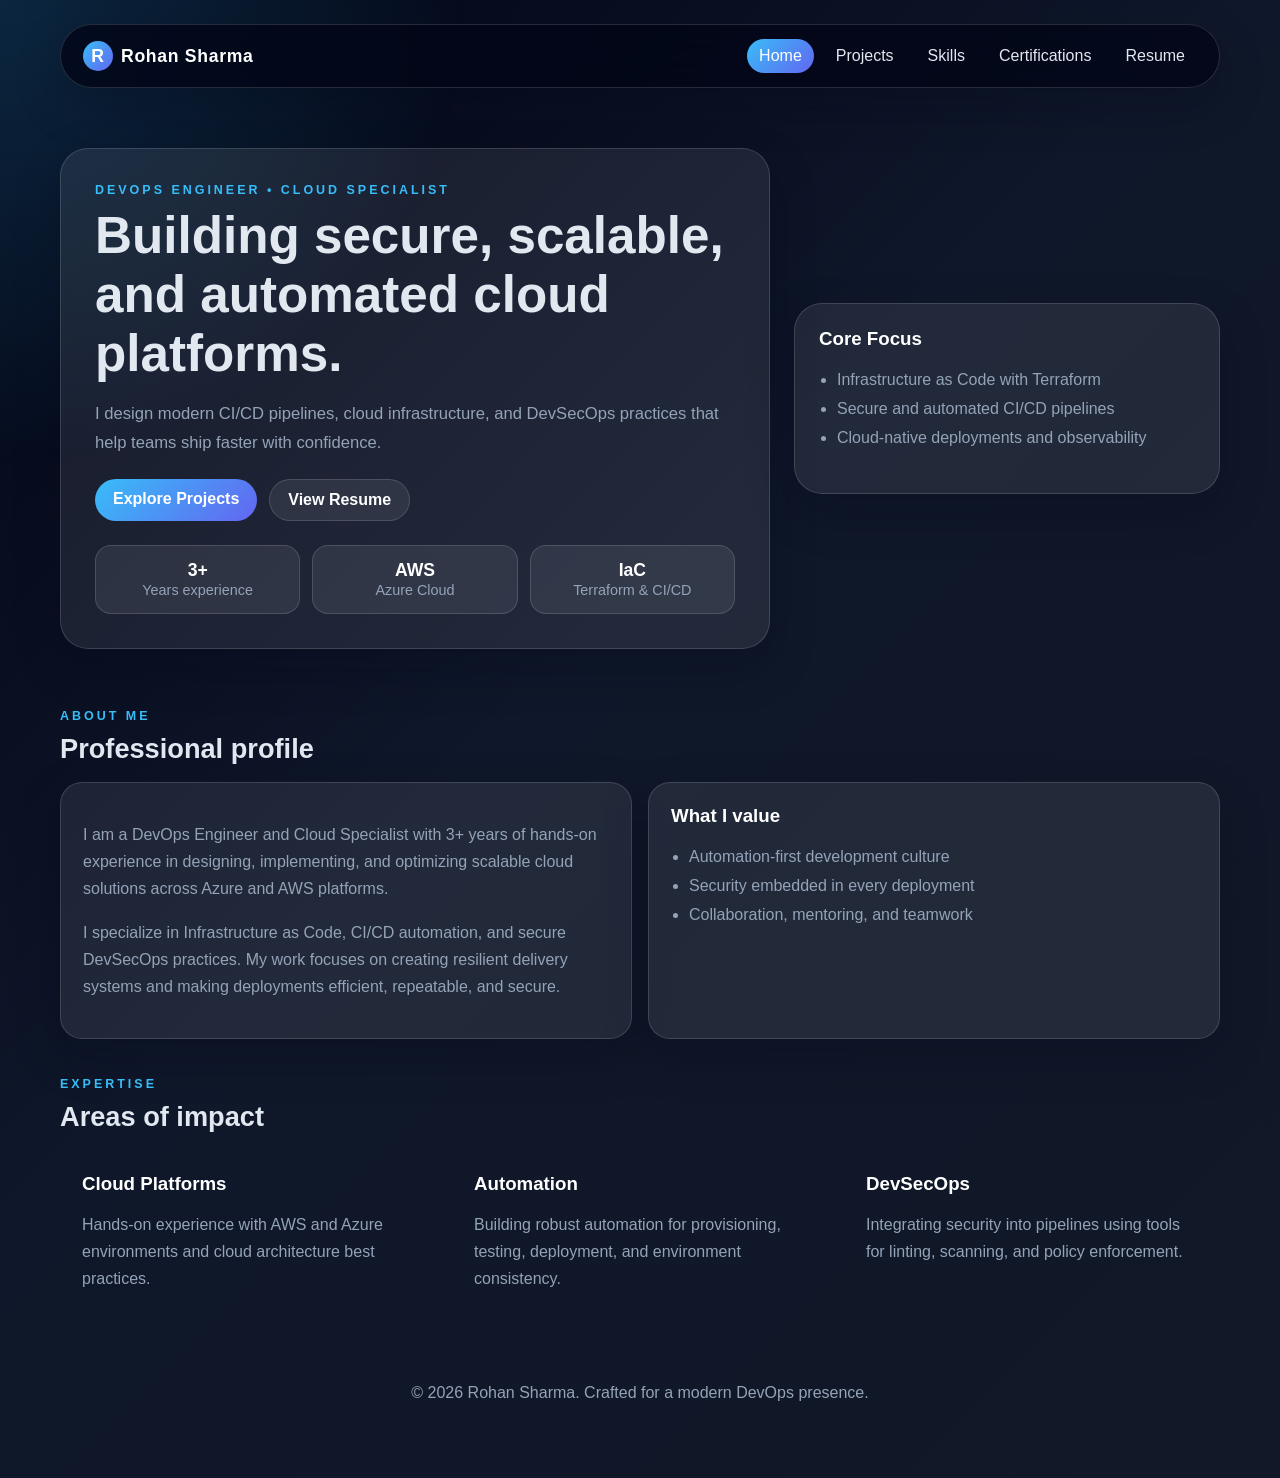
<file: index.html>
<!DOCTYPE html>
<html lang="en">
<head>
    <meta charset="UTF-8">
    <meta name="viewport" content="width=device-width, initial-scale=1.0">
    <title>Rohan Sharma | DevOps Engineer</title>
    <link rel="stylesheet" href="style.css">
</head>
<body>
    <div class="page-shell">
        <header class="topbar">
            <a class="brand" href="index.html"><span>R</span>Rohan Sharma</a>
            <nav class="nav-links">
                <a class="nav-link" href="index.html">Home</a>
                <a class="nav-link" href="projects.html">Projects</a>
                <a class="nav-link" href="skills.html">Skills</a>
                <a class="nav-link" href="certifications.html">Certifications</a>
                <a class="nav-link" href="resume.html">Resume</a>
            </nav>
        </header>

        <main>
            <section class="hero">
                <div class="hero-copy reveal">
                    <p class="eyebrow">DevOps Engineer • Cloud Specialist</p>
                    <h1>Building secure, scalable, and automated cloud platforms.</h1>
                    <p class="lead">I design modern CI/CD pipelines, cloud infrastructure, and DevSecOps practices that help teams ship faster with confidence.</p>
                    <div class="hero-actions">
                        <a class="btn btn-primary" href="projects.html">Explore Projects</a>
                        <a class="btn btn-secondary" href="resume.html">View Resume</a>
                    </div>
                    <div class="stats">
                        <div class="stat-card">
                            <strong>3+</strong>
                            <span>Years experience</span>
                        </div>
                        <div class="stat-card">
                            <strong>AWS</strong>
                            <span>Azure Cloud</span>
                        </div>
                        <div class="stat-card">
                            <strong>IaC</strong>
                            <span>Terraform & CI/CD</span>
                        </div>
                    </div>
                </div>

                <div class="hero-panel reveal">
                    <div class="panel-card">
                        <h3>Core Focus</h3>
                        <ul class="info-list">
                            <li>Infrastructure as Code with Terraform</li>
                            <li>Secure and automated CI/CD pipelines</li>
                            <li>Cloud-native deployments and observability</li>
                        </ul>
                    </div>
                </div>
            </section>

            <section class="section reveal">
                <div class="section-heading">
                    <p class="eyebrow">About me</p>
                    <h2>Professional profile</h2>
                </div>
                <div class="about-grid">
                    <div class="glass-card">
                        <p>I am a DevOps Engineer and Cloud Specialist with 3+ years of hands-on experience in designing, implementing, and optimizing scalable cloud solutions across Azure and AWS platforms.</p>
                        <p>I specialize in Infrastructure as Code, CI/CD automation, and secure DevSecOps practices. My work focuses on creating resilient delivery systems and making deployments efficient, repeatable, and secure.</p>
                    </div>
                    <div class="glass-card">
                        <h3>What I value</h3>
                        <ul class="info-list">
                            <li>Automation-first development culture</li>
                            <li>Security embedded in every deployment</li>
                            <li>Collaboration, mentoring, and teamwork</li>
                        </ul>
                    </div>
                </div>
            </section>

            <section class="section reveal">
                <div class="section-heading">
                    <p class="eyebrow">Expertise</p>
                    <h2>Areas of impact</h2>
                </div>
                <div class="card-grid">
                    <article class="mini-card">
                        <h3>Cloud Platforms</h3>
                        <p>Hands-on experience with AWS and Azure environments and cloud architecture best practices.</p>
                    </article>
                    <article class="mini-card">
                        <h3>Automation</h3>
                        <p>Building robust automation for provisioning, testing, deployment, and environment consistency.</p>
                    </article>
                    <article class="mini-card">
                        <h3>DevSecOps</h3>
                        <p>Integrating security into pipelines using tools for linting, scanning, and policy enforcement.</p>
                    </article>
                </div>
            </section>
        </main>

        <footer class="footer">
            <p>© <span id="year"></span> Rohan Sharma. Crafted for a modern DevOps presence.</p>
        </footer>
    </div>

    <button class="scroll-top" aria-label="Scroll to top">↑</button>
    <script src="script.js"></script>
</body>
</html>
</file>
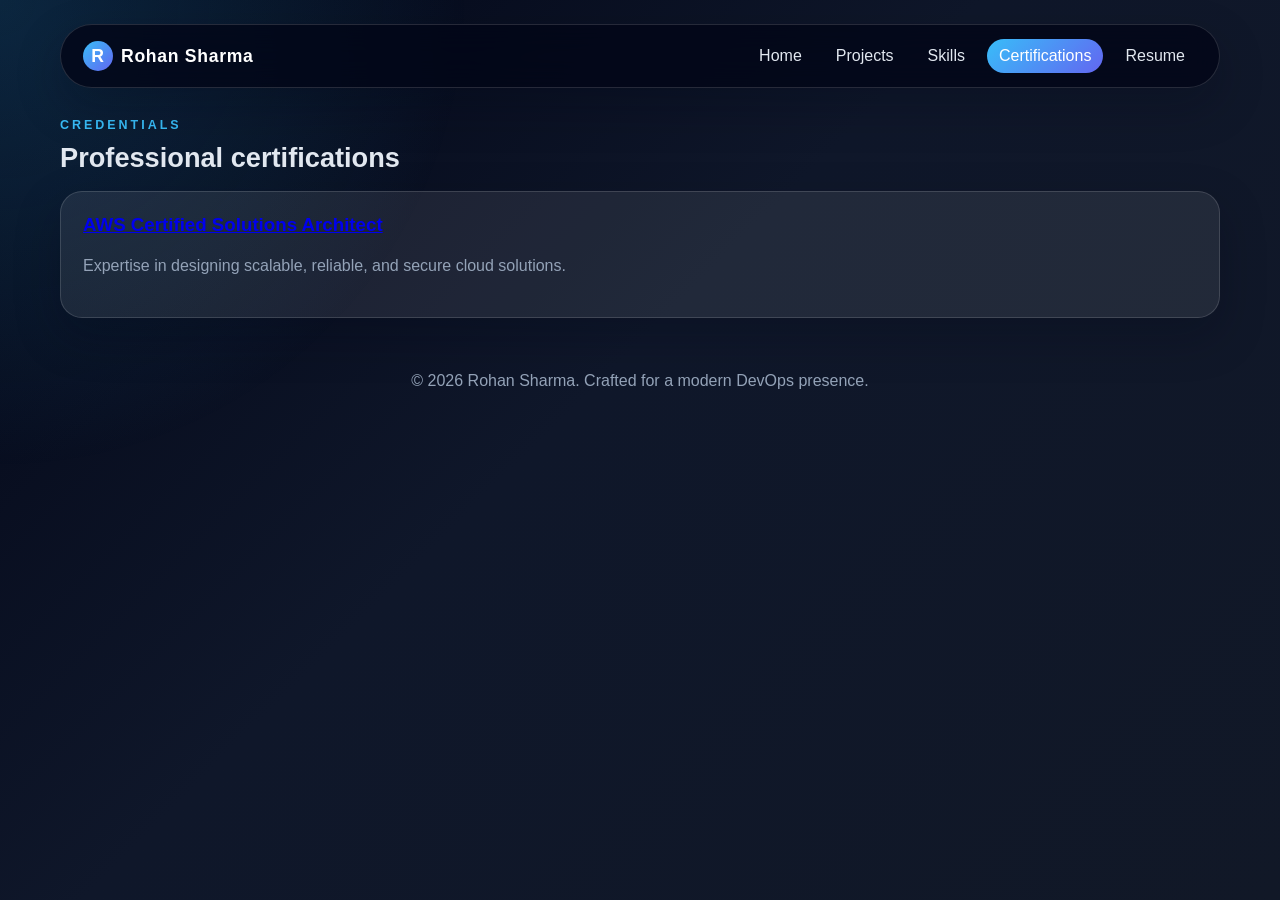
<file: certifications.html>
<!DOCTYPE html>
<html lang="en">
<head>
    <meta charset="UTF-8">
    <meta name="viewport" content="width=device-width, initial-scale=1.0">
    <title>Certifications | Rohan Sharma</title>
    <link rel="stylesheet" href="style.css">
</head>
<body>
    <div class="page-shell">
        <header class="topbar">
            <a class="brand" href="index.html"><span>R</span>Rohan Sharma</a>
            <nav class="nav-links">
                <a class="nav-link" href="index.html">Home</a>
                <a class="nav-link" href="projects.html">Projects</a>
                <a class="nav-link" href="skills.html">Skills</a>
                <a class="nav-link" href="certifications.html">Certifications</a>
                <a class="nav-link" href="resume.html">Resume</a>
            </nav>
        </header>

        <main>
            <section class="section reveal">
                <div class="section-heading">
                    <p class="eyebrow">Credentials</p>
                    <h2>Professional certifications</h2>
                </div>

                <div class="cert-grid">
                    <article class="cert-card reveal">
					
                        <h3><a 
        href="AWS%20Certified%20Solutions%20Architect%20-%20Associate%20certificate.pdf" 
        target="_blank" 
        class="certificate-link">
        AWS Certified Solutions Architect
    </a></h3>
                        <p>Expertise in designing scalable, reliable, and secure cloud solutions.</p>
						
                    </article>
                </div>
            </section>
        </main>

        <footer class="footer">
            <p>© <span id="year"></span> Rohan Sharma. Crafted for a modern DevOps presence.</p>
        </footer>
    </div>

    <button class="scroll-top" aria-label="Scroll to top">↑</button>
    <script src="script.js"></script>
</body>
</html>
</file>
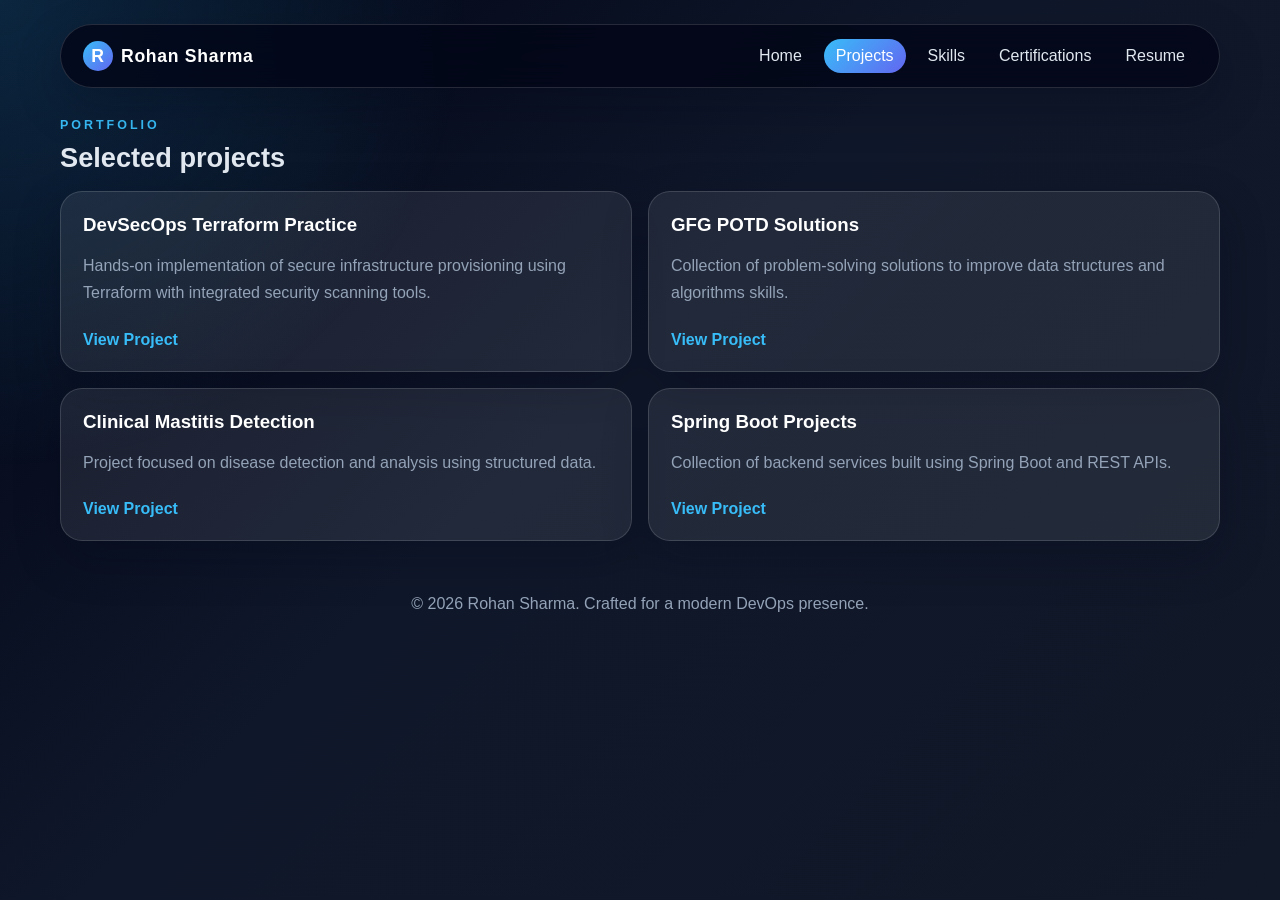
<file: projects.html>
<!DOCTYPE html>
<html lang="en">
<head>
    <meta charset="UTF-8">
    <meta name="viewport" content="width=device-width, initial-scale=1.0">
    <title>Projects | Rohan Sharma</title>
    <link rel="stylesheet" href="style.css">
</head>
<body>
    <div class="page-shell">
        <header class="topbar">
            <a class="brand" href="index.html"><span>R</span>Rohan Sharma</a>
            <nav class="nav-links">
                <a class="nav-link" href="index.html">Home</a>
                <a class="nav-link" href="projects.html">Projects</a>
                <a class="nav-link" href="skills.html">Skills</a>
                <a class="nav-link" href="certifications.html">Certifications</a>
                <a class="nav-link" href="resume.html">Resume</a>
            </nav>
        </header>

        <main>
            <section class="section reveal">
                <div class="section-heading">
                    <p class="eyebrow">Portfolio</p>
                    <h2>Selected projects</h2>
                </div>

                <div class="project-grid">
                    <article class="project-card reveal">
                        <h3>DevSecOps Terraform Practice</h3>
                        <p>Hands-on implementation of secure infrastructure provisioning using Terraform with integrated security scanning tools.</p>
                        <a href="https://github.com/Rohan24sharma/DevSecOps-Terraform-Practice.git" target="_blank">View Project</a>
                    </article>

                    <article class="project-card reveal">
                        <h3>GFG POTD Solutions</h3>
                        <p>Collection of problem-solving solutions to improve data structures and algorithms skills.</p>
                        <a href="https://github.com/Rohan24sharma/GFG-POTD.git" target="_blank">View Project</a>
                    </article>

                    <article class="project-card reveal">
                        <h3>Clinical Mastitis Detection</h3>
                        <p>Project focused on disease detection and analysis using structured data.</p>
                        <a href="https://github.com/Rohan24sharma/ClinicalMastitis.git" target="_blank">View Project</a>
                    </article>

                    <article class="project-card reveal">
                        <h3>Spring Boot Projects</h3>
                        <p>Collection of backend services built using Spring Boot and REST APIs.</p>
                        <a href="https://github.com/Rohan24sharma/SpringBootProjects/tree/rohanFeature" target="_blank">View Project</a>
                    </article>
                </div>
            </section>
        </main>

        <footer class="footer">
            <p>© <span id="year"></span> Rohan Sharma. Crafted for a modern DevOps presence.</p>
        </footer>
    </div>

    <button class="scroll-top" aria-label="Scroll to top">↑</button>
    <script src="script.js"></script>
</body>
</html>
</file>
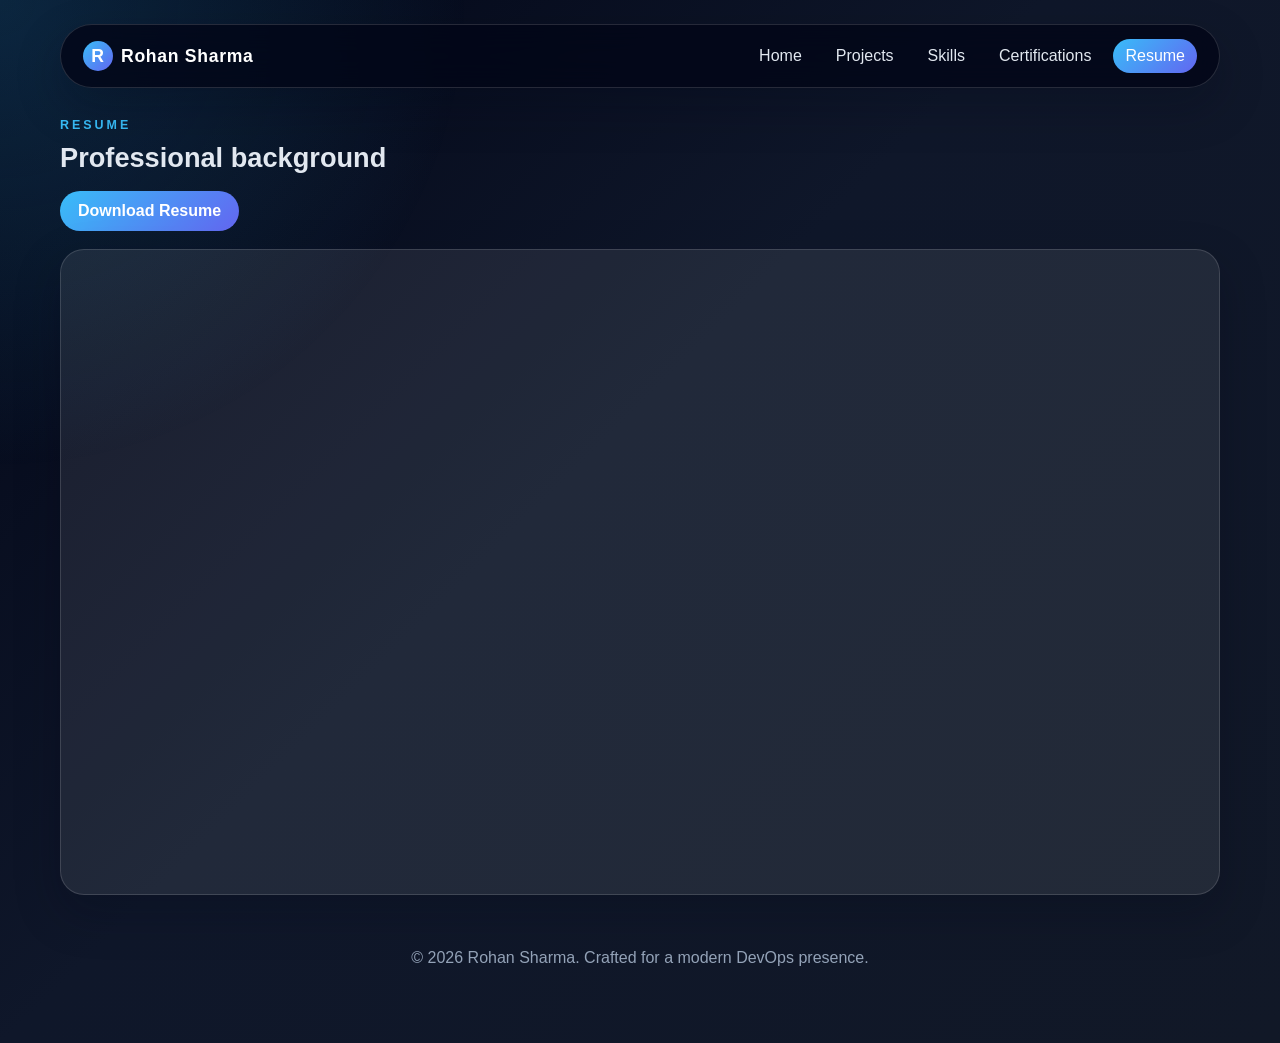
<file: resume.html>
<!DOCTYPE html>
<html lang="en">
<head>
    <meta charset="UTF-8">
    <meta name="viewport" content="width=device-width, initial-scale=1.0">
    <title>Resume | Rohan Sharma</title>
    <link rel="stylesheet" href="style.css">
</head>
<body>
    <div class="page-shell">
        <header class="topbar">
            <a class="brand" href="index.html"><span>R</span>Rohan Sharma</a>
            <nav class="nav-links">
                <a class="nav-link" href="index.html">Home</a>
                <a class="nav-link" href="projects.html">Projects</a>
                <a class="nav-link" href="skills.html">Skills</a>
                <a class="nav-link" href="certifications.html">Certifications</a>
                <a class="nav-link" href="resume.html">Resume</a>
            </nav>
        </header>

        <main>
            <section class="section reveal">
                <div class="section-heading">
                    <p class="eyebrow">Resume</p>
                    <h2>Professional background</h2>
                </div>

                <div class="resume-actions">
                    <a href="Rohan_Sharma_Devops.pdf" download class="btn btn-primary">Download Resume</a>
                </div>

                <div class="resume-shell reveal">
                    <iframe src="Rohan_Sharma_Devops.pdf" title="Rohan Sharma resume"></iframe>
                </div>
            </section>
        </main>

        <footer class="footer">
            <p>© <span id="year"></span> Rohan Sharma. Crafted for a modern DevOps presence.</p>
        </footer>
    </div>

    <button class="scroll-top" aria-label="Scroll to top">↑</button>
    <script src="script.js"></script>
</body>
</html>
</file>
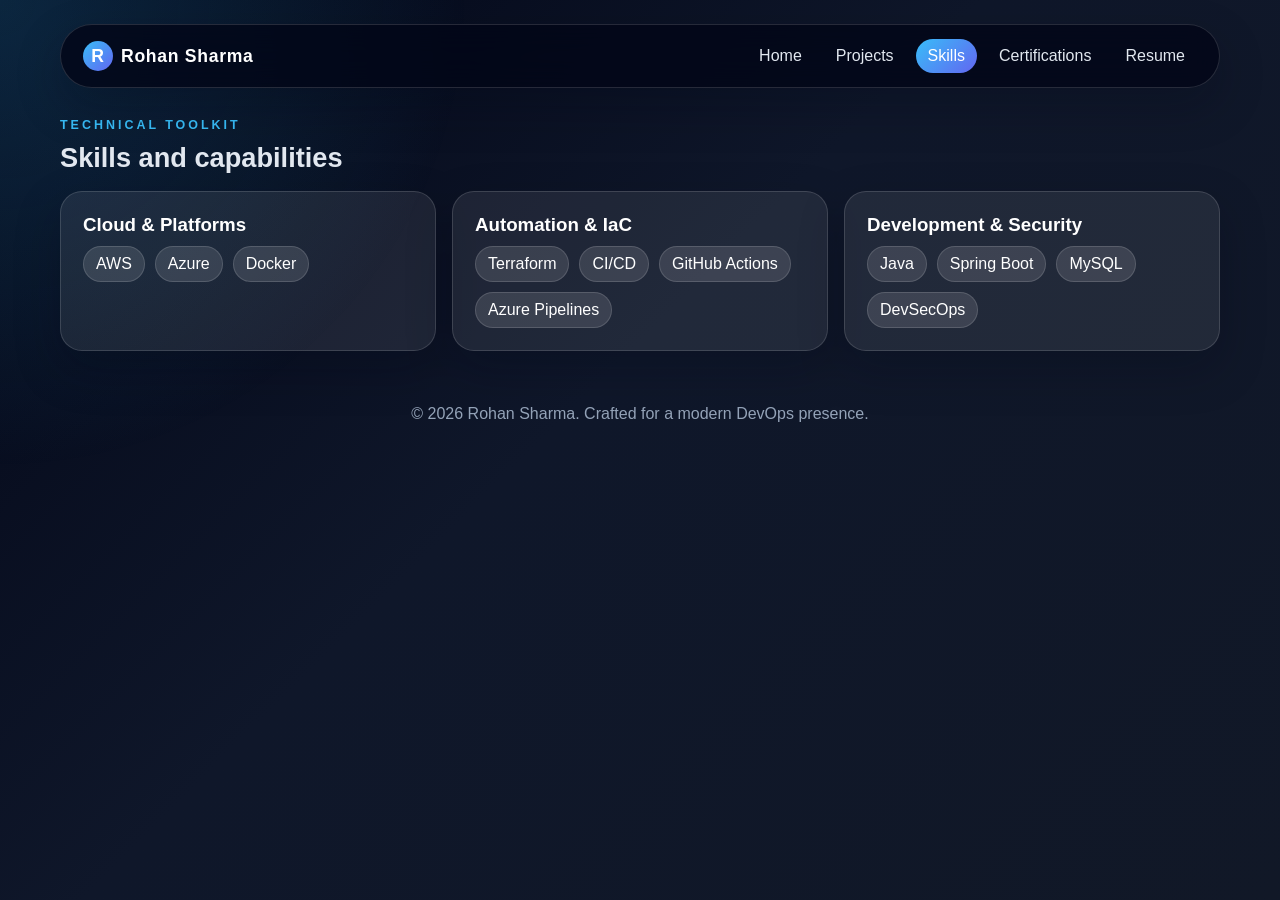
<file: skills.html>
<!DOCTYPE html>
<html lang="en">
<head>
    <meta charset="UTF-8">
    <meta name="viewport" content="width=device-width, initial-scale=1.0">
    <title>Skills | Rohan Sharma</title>
    <link rel="stylesheet" href="style.css">
</head>
<body>
    <div class="page-shell">
        <header class="topbar">
            <a class="brand" href="index.html"><span>R</span>Rohan Sharma</a>
            <nav class="nav-links">
                <a class="nav-link" href="index.html">Home</a>
                <a class="nav-link" href="projects.html">Projects</a>
                <a class="nav-link" href="skills.html">Skills</a>
                <a class="nav-link" href="certifications.html">Certifications</a>
                <a class="nav-link" href="resume.html">Resume</a>
            </nav>
        </header>

        <main>
            <section class="section reveal">
                <div class="section-heading">
                    <p class="eyebrow">Technical toolkit</p>
                    <h2>Skills and capabilities</h2>
                </div>

                <div class="skill-grid">
                    <article class="skill-card reveal">
                        <h3>Cloud & Platforms</h3>
                        <div class="skills">
                            <span>AWS</span>
                            <span>Azure</span>
                            <span>Docker</span>
                        </div>
						
                    </article>

                    <article class="skill-card reveal">
                        <h3>Automation & IaC</h3>
                        <div class="skills">
                            <span>Terraform</span>
                            <span>CI/CD</span>
                            <span>GitHub Actions</span>
                            <span>Azure Pipelines</span>
                        </div>
                    </article>

                    <article class="skill-card reveal">
                        <h3>Development & Security</h3>
                        <div class="skills">
                            <span>Java</span>
                            <span>Spring Boot</span>
                            <span>MySQL</span>
                            <span>DevSecOps</span>
                        </div>
                    </article>
                </div>
            </section>
        </main>

        <footer class="footer">
            <p>© <span id="year"></span> Rohan Sharma. Crafted for a modern DevOps presence.</p>
        </footer>
    </div>

    <button class="scroll-top" aria-label="Scroll to top">↑</button>
    <script src="script.js"></script>
</body>
</html>
</file>
<file: style.css>
:root {
    --bg: #07111f;
    --bg-soft: #0f172a;
    --surface: rgba(255, 255, 255, 0.92);
    --surface-strong: #ffffff;
    --text: #e2e8f0;
    --text-dark: #0f172a;
    --muted: #94a3b8;
    --accent: #38bdf8;
    --accent-2: #6366f1;
    --border: rgba(255, 255, 255, 0.14);
    --shadow: 0 18px 45px rgba(2, 8, 23, 0.25);
}

* {
    box-sizing: border-box;
}

html {
    scroll-behavior: smooth;
}

body {
    margin: 0;
    font-family: "Segoe UI", Tahoma, Geneva, Verdana, sans-serif;
    background: linear-gradient(135deg, #020617 0%, #0f172a 45%, #111827 100%);
    color: var(--text);
    min-height: 100vh;
}

body::before {
    content: "";
    position: fixed;
    inset: 0;
    background: radial-gradient(circle at top left, rgba(56, 189, 248, 0.18), transparent 30%);
    pointer-events: none;
}

.page-shell {
    max-width: 1200px;
    margin: 0 auto;
    padding: 24px 20px 60px;
}

.topbar {
    position: sticky;
    top: 16px;
    display: flex;
    justify-content: space-between;
    align-items: center;
    padding: 14px 22px;
    background: rgba(2, 6, 23, 0.8);
    backdrop-filter: blur(16px);
    border: 1px solid var(--border);
    border-radius: 999px;
    box-shadow: var(--shadow);
    z-index: 1000;
}

.brand {
    color: white;
    font-weight: 700;
    font-size: 1.1rem;
    text-decoration: none;
    letter-spacing: 0.04em;
}

.brand span {
    display: inline-grid;
    place-items: center;
    width: 30px;
    height: 30px;
    border-radius: 50%;
    background: linear-gradient(135deg, var(--accent), var(--accent-2));
    color: white;
    margin-right: 8px;
}

.nav-links {
    display: flex;
    gap: 10px;
    flex-wrap: wrap;
}

.nav-link {
    color: var(--text);
    text-decoration: none;
    padding: 8px 12px;
    border-radius: 999px;
    transition: 0.2s ease;
}

.nav-link:hover,
.nav-link.active {
    background: linear-gradient(135deg, var(--accent), var(--accent-2));
    color: white;
}

.hero {
    display: grid;
    grid-template-columns: 1.25fr 0.75fr;
    gap: 24px;
    align-items: center;
    padding: 60px 0 30px;
}

.hero-copy,
.hero-panel,
.glass-card,
.project-card,
.skill-card,
.cert-card,
.resume-shell {
    background: rgba(255, 255, 255, 0.08);
    border: 1px solid var(--border);
    box-shadow: var(--shadow);
}

.hero-copy {
    border-radius: 28px;
    padding: 34px;
}

.eyebrow {
    text-transform: uppercase;
    letter-spacing: 0.24em;
    font-size: 0.78rem;
    font-weight: 700;
    color: var(--accent);
    margin: 0 0 10px;
}

.hero h1,
.section-heading h2 {
    margin: 0 0 12px;
    line-height: 1.15;
}

.hero h1 {
    font-size: clamp(2rem, 4vw, 3.2rem);
}

.lead {
    font-size: 1.04rem;
    color: var(--muted);
    max-width: 660px;
    line-height: 1.7;
}

.hero-actions {
    display: flex;
    flex-wrap: wrap;
    gap: 12px;
    margin: 22px 0 24px;
}

.btn {
    display: inline-block;
    padding: 11px 18px;
    border-radius: 999px;
    text-decoration: none;
    font-weight: 600;
    transition: transform 0.2s ease, box-shadow 0.2s ease;
}

.btn:hover {
    transform: translateY(-2px);
}

.btn-primary {
    background: linear-gradient(135deg, var(--accent), var(--accent-2));
    color: white;
}

.btn-secondary {
    background: rgba(255, 255, 255, 0.08);
    color: white;
    border: 1px solid var(--border);
}

.stats {
    display: grid;
    grid-template-columns: repeat(3, minmax(0, 1fr));
    gap: 12px;
}

.stat-card {
    background: rgba(255, 255, 255, 0.08);
    border: 1px solid var(--border);
    border-radius: 16px;
    padding: 14px;
    text-align: center;
}

.stat-card strong {
    display: block;
    font-size: 1.1rem;
    color: white;
}

.stat-card span {
    font-size: 0.9rem;
    color: var(--muted);
}

.hero-panel {
    border-radius: 28px;
    padding: 24px;
}

.panel-card h3,
.glass-card h3,
.mini-card h3,
.project-card h3,
.skill-card h3,
.cert-card h3 {
    margin-top: 0;
    margin-bottom: 10px;
    color: white;
}

.info-list {
    padding-left: 18px;
    color: var(--muted);
    line-height: 1.8;
}

.section {
    padding: 30px 0 8px;
}

.section-heading {
    margin-bottom: 18px;
}

.section-heading h2 {
    font-size: 1.7rem;
}

.about-grid,
.card-grid,
.project-grid,
.skill-grid,
.cert-grid {
    display: grid;
    gap: 16px;
}

.about-grid {
    grid-template-columns: repeat(2, minmax(0, 1fr));
}

.glass-card,
.mini-card,
.project-card,
.skill-card,
.cert-card {
    border-radius: 22px;
    padding: 22px;
}

.glass-card p,
.mini-card p,
.project-card p,
.cert-card p {
    color: var(--muted);
    line-height: 1.7;
}

.card-grid {
    grid-template-columns: repeat(3, minmax(0, 1fr));
}

.project-grid {
    grid-template-columns: repeat(2, minmax(0, 1fr));
}

.skill-grid {
    grid-template-columns: repeat(3, minmax(0, 1fr));
}

.project-card a {
    display: inline-block;
    margin-top: 8px;
    color: var(--accent);
    text-decoration: none;
    font-weight: 600;
}

.skills {
    display: flex;
    flex-wrap: wrap;
    gap: 10px;
    margin-top: 8px;
}

.skills span {
    background: rgba(255, 255, 255, 0.12);
    color: white;
    padding: 8px 12px;
    border-radius: 999px;
    border: 1px solid var(--border);
}

.resume-actions {
    margin-bottom: 18px;
}

.resume-shell {
    border-radius: 24px;
    padding: 10px;
}

.resume-shell iframe {
    width: 100%;
    height: 620px;
    border: 0;
    border-radius: 16px;
}

.footer {
    text-align: center;
    padding: 30px 0 0;
    color: var(--muted);
}

.scroll-top {
    position: fixed;
    right: 20px;
    bottom: 20px;
    border: 0;
    width: 46px;
    height: 46px;
    border-radius: 50%;
    background: linear-gradient(135deg, var(--accent), var(--accent-2));
    color: white;
    cursor: pointer;
    box-shadow: var(--shadow);
    opacity: 0;
    transform: translateY(12px);
    pointer-events: none;
    transition: all 0.3s ease;
}

.scroll-top.visible {
    opacity: 1;
    transform: translateY(0);
    pointer-events: auto;
}

.reveal {
    opacity: 0;
    transform: translateY(18px);
    transition: opacity 0.6s ease, transform 0.6s ease;
}

.reveal.visible {
    opacity: 1;
    transform: translateY(0);
}

@media (max-width: 900px) {
    .hero,
    .about-grid,
    .card-grid,
    .project-grid,
    .skill-grid {
        grid-template-columns: 1fr;
    }
}

@media (max-width: 700px) {
    .page-shell {
        padding: 16px 14px 50px;
    }

    .topbar {
        flex-direction: column;
        border-radius: 24px;
        gap: 10px;
    }

    .hero {
        padding-top: 28px;
    }

    .hero-copy,
    .hero-panel,
    .glass-card,
    .project-card,
    .skill-card,
    .cert-card {
        padding: 18px;
    }

    .stats {
        grid-template-columns: 1fr;
    }

    .resume-shell iframe {
        height: 460px;
    }
	
	.certificate-link {
    display: inline-block;
    margin-top: 20px;
    padding: 10px 18px;
    border: 1px solid #00bcd4;
    border-radius: 6px;
    color: #00bcd4;
    text-decoration: none;
    font-weight: 600;
    transition: all 0.3s ease;
	}

	.certificate-link:hover {
    background: #00bcd4;
    color: #0b1120;
    transform: translateY(-2px);
	}
}
</file>
